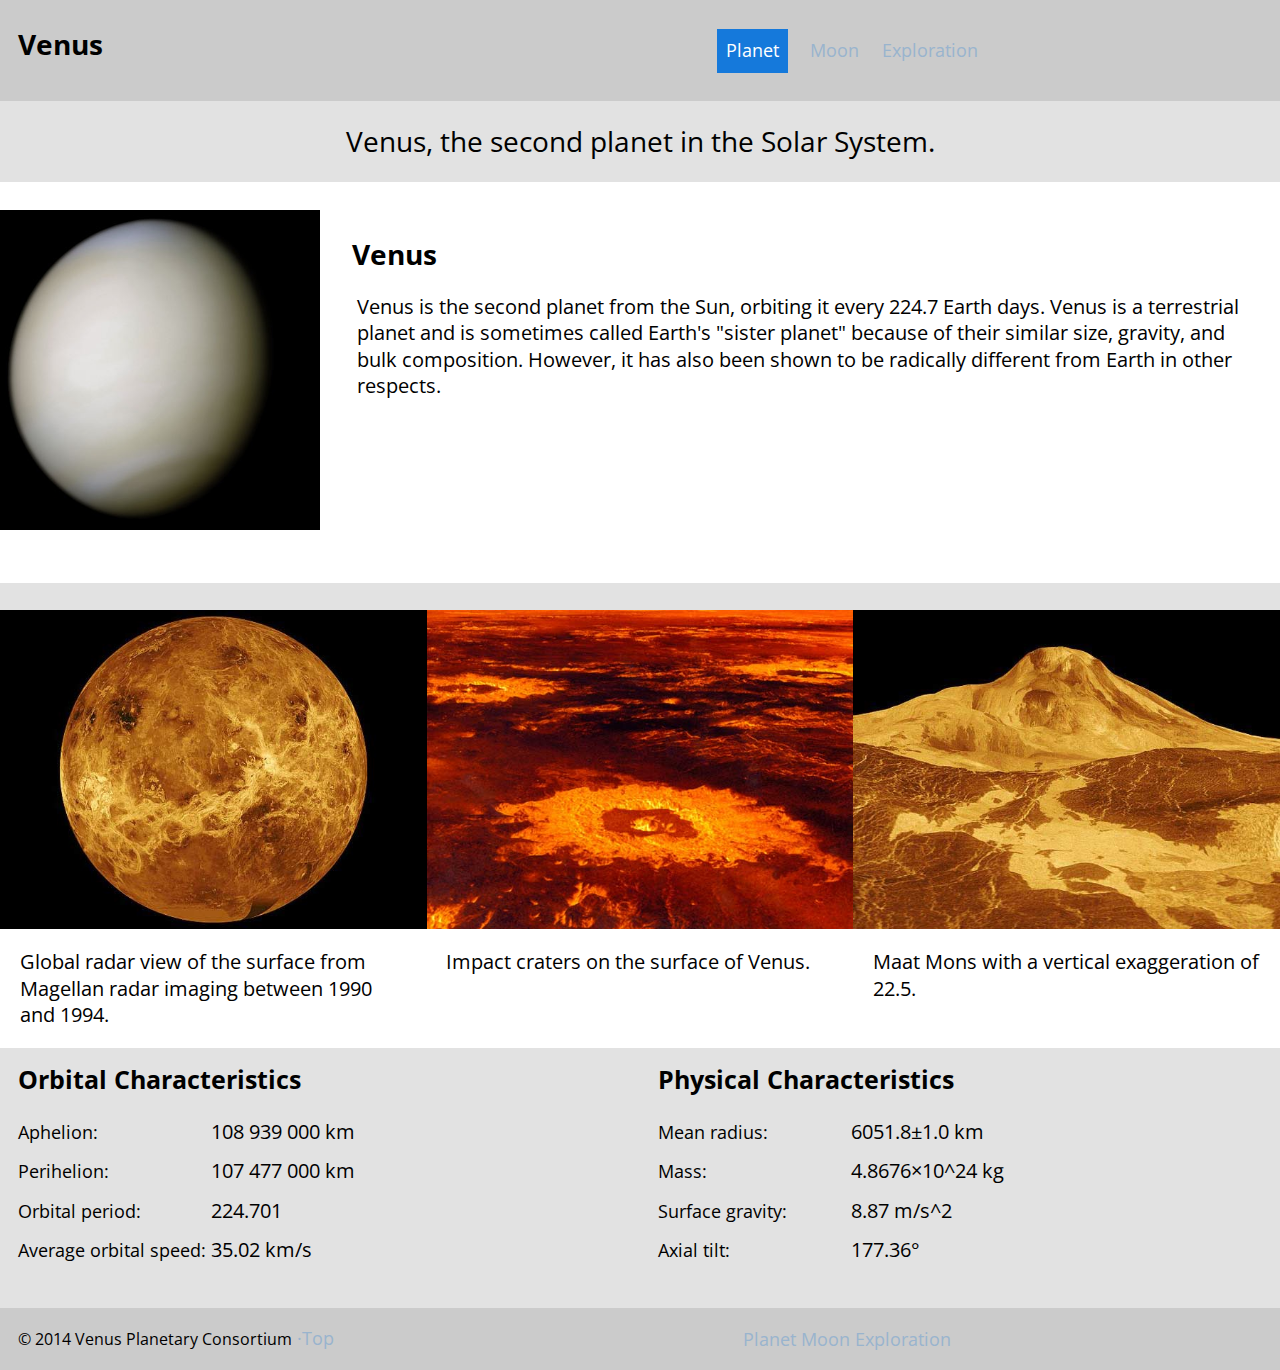
<file: index.html>
<!DOCTYPE html>
<html lang="en-ca">
<head>
  <meta charset="utf-8">
  <title>Venus</title>
  <link href="css/modules.css" rel="stylesheet">
  <link href="css/grid.css" rel="stylesheet">
  <link href="css/type.css" rel="stylesheet">
  <link href="css/main.css" rel="stylesheet">
  <meta name="handheldfriednly" content="true">
  <meta name="mobileoptimized" content ="240">
  <meta name="viewport" content="width=device-width,intial-scale-1">
  <link href='https://fonts.googleapis.com/css?family=Open+Sans:400,700,400italic,700italic' rel='stylesheet' type='text/css'>
</head>
<body>

<header id="#top" class="grid grid-middle gutter">
  <div class="unit unit-xs-1 unit-s-1 unit-m-1-3 unit-l-1-3">
    <h1 class="peta venus pad-bottom-half">Venus</h1>
  </div>
    <nav class="unit unit-xs-1 unit-s-1 unit-m-2-3 unit-l-2-3">
      <ul>
        <li><a class="block" href="index.html">Planet</a></li>
        <li><a href="moon.html">Moon</a></li>
        <li><a href="exploration.html">Exploration</a></li>
      </ul>
    </nav>
</header>

<main>
<p class="banner peta">Venus, the second planet in the Solar System.</p>
<div class="media grid">
  <div class="unit unit-xs-1 unit-s-1 unit-m-1-2 unit-l-1-4">
    <img class="media__img img-flex" src="images/venus.jpg" alt="image of venus">
  </div>
  <div class="media__body unit unit-xs-1 unit-s-1 unit-m-1-2 unit-l-3-4 gutter">
    <h2 class="peta pad-bottom-half">Venus</h2>
    <p class="mega">Venus is the second planet from the Sun, orbiting it every 224.7 Earth days. Venus is a terrestrial planet and is sometimes called Earth's "sister planet" because of their similar size, gravity, and bulk composition. However, it has also been shown to be radically different from Earth in other respects.</p>
  </div>
</div>

<div class="grid pad-top-double">
  <div class="media unit unit-xs-1 unit-s-1 unit-m-1-3 unit-l-1-3">
    <div class="media__img">
      <img class="img-flex lightgrey pad-top" src="images/venus-1.jpg" alt="image of venus">
    </div>
    <div class="media__body">
      <p class="mega gutter">Global radar view of the surface from Magellan radar imaging between 1990 and 1994.</p>
    </div>
  </div>
  <div class="media unit unit-xs-1 unit-s-1-2 unit-m-1-3 unit-l-1-3">
    <div class="media__img">
      <img class="img-flex lightgrey pad-top" src="images/venus-2.jpg" alt="close up of venus">
    </div>
    <div class="media__body">
      <p class="mega gutter">Impact craters on the surface of Venus.</p>
    </div>
  </div>
  <div class="media unit unit-xs-1 unit-s-1-2 unit-m-1-3 unit-l-1-3">
    <div class="media__img">
      <img class="img-flex lightgrey pad-top" src="images/venus-3.jpg" alt="different close up of venus">
    </div>
    <div class="media__body">
      <p class="mega gutter">Maat Mons with a vertical exaggeration of 22.5.</p>
    </div>
  </div>
</div>

<div class="grid">
  <div class="unit unit-xs-1 unit-s-1 unit-m-1-2 unit-l-1-2 gutter lightgrey">
    <h3 class="tera pad-bottom">Orbital Characteristics</h3>
      <dl class="list-group list-group--inline">
        <dt class="kilo">Aphelion:</dt> <dd class="mega pad-bottom-half">108 939 000 km</dd>
        <dt class="kilo">Perihelion:</dt> <dd class="mega pad-bottom-half">107 477 000 km</dd>
        <dt class="kilo">Orbital period:</dt> <dd class="mega pad-bottom-half">224.701 </dd>
        <dt class="kilo">Average orbital speed:</dt> <dd class="mega">35.02 km/s</dd>
      </dl>
  </div>
  <div class="unit unit-xs-1 unit-s-1 unit-m-1-2 unit-l-1-2 gutter lightgrey">
    <h3 class="tera pad-bottom">Physical Characteristics</h3>
      <dl class="list-group list-group--inline">
        <dt class="kilo">Mean radius:</dt> <dd class="mega pad-bottom-half">6051.8±1.0 km</dd>
        <dt class="kilo">Mass:</dt> <dd class="mega pad-bottom-half">4.8676×10^24 kg</dd>
        <dt class="kilo">Surface gravity:</dt> <dd class="mega pad-bottom-half">8.87 m/s^2</dd>
        <dt class="kilo">Axial tilt:</dt> <dd class="mega">177.36°</dd>
      </dl>
  </div>
</div>

<footer class="grid grid-middle gutter">
  <div class="unit unit-xs-1 unit-s-1 unit-m-1-3 unit-l-1-3">
    <copyright class="milli">© 2014 Venus Planetary Consortium</copyright>
  <a href="#top">·Top</a>
  </div>
    <nav class="unit unit-xs-1 unit-s-1 unit-m-2-3 unit-l-2-3">
      <ul>
        <li><a href="index.html">Planet</a></li>
        <li><a href="moon.html">Moon</a></li>
        <li><a href="exploration.html">Exploration</a></li>
      </ul>
    </nav>
</footer>
</main>
</body>
</html>
</file>
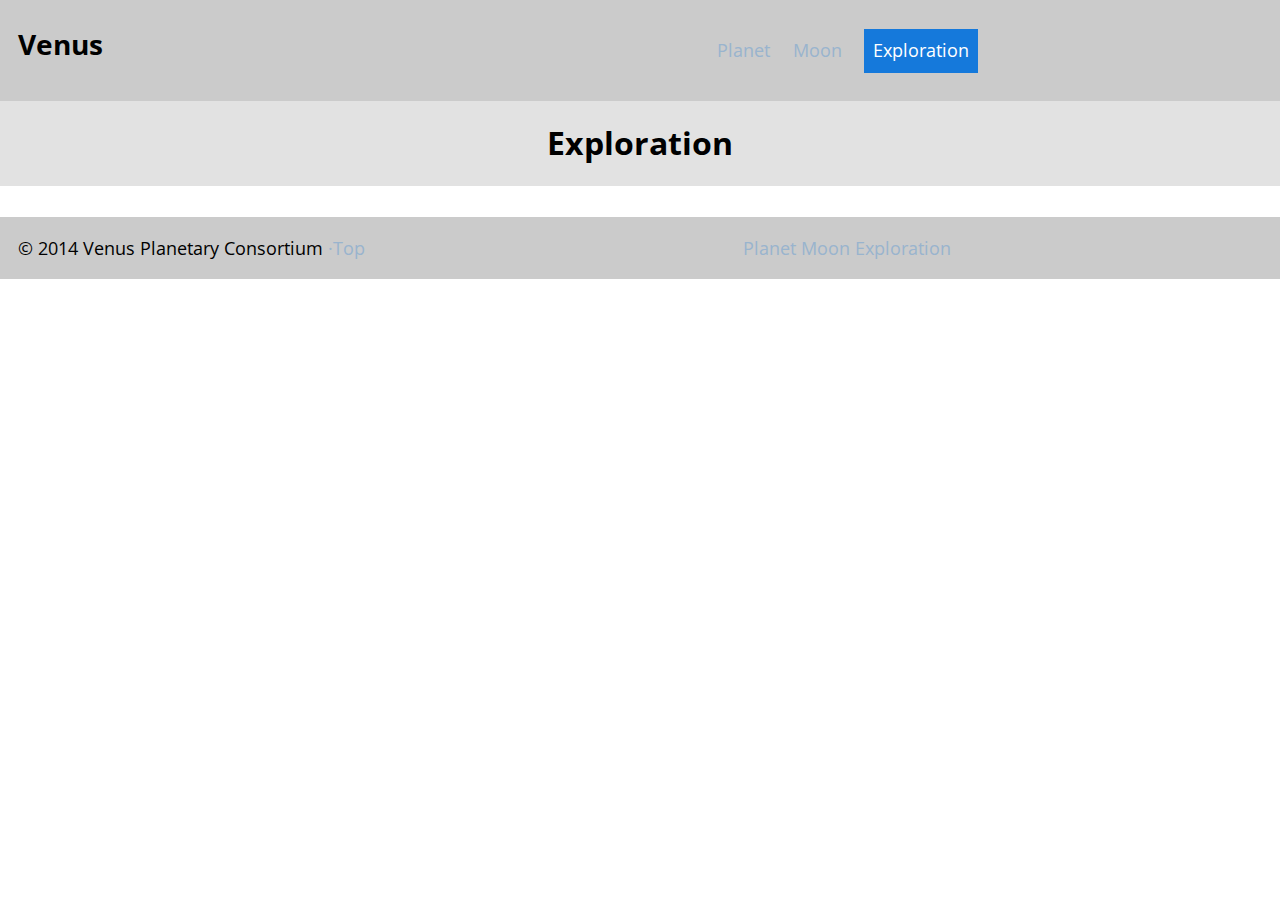
<file: exploration.html>
<!DOCTYPE html>
<html lang="en-ca">
<head>
  <meta charset="utf-8">
  <title>Exploration</title>
  <link href="css/modules.css" rel="stylesheet">
  <link href="css/grid.css" rel="stylesheet">
  <link href="css/type.css" rel="stylesheet">
  <link href="css/main.css" rel="stylesheet">
  <meta name="handheldfriednly" content="true">
  <meta name="mobileoptimized" content ="240">
  <meta name="viewport" content="width=device-width,intial-scale-1">
  <link href='https://fonts.googleapis.com/css?family=Open+Sans:400,700,400italic,700italic' rel='stylesheet' type='text/css'>
</head>
<body>

<header id="#top" class="grid grid-middle gutter">
  <div class="unit unit-xs-1 unit-s-1 unit-m-1-3 unit-l-1-3">
    <h1 class="peta venus pad-bottom-half">Venus</h1>
  </div>
    <nav class="unit unit-xs-1 unit-s-1 unit-m-2-3 unit-l-2-3">
      <ul>
        <li><a href="index.html">Planet</a></li>
        <li><a href="moon.html">Moon</a></li>
        <li><a class="block" href="exploration.html">Exploration</a></li>
      </ul>
    </nav>
</header>
<main>

<h2 class="banner exa">Exploration</h2>

</main>

<footer class="grid grid-middle gutter">
  <div class="unit unit-xs-1 unit-s-1 unit-m-1-3 unit-l-1-3">
    <copyright class="kilo">© 2014 Venus Planetary Consortium</copyright>
  <a href="#top">·Top</a>
  </div>
    <nav class="unit unit-xs-1 unit-s-1 unit-m-2-3 unit-l-2-3">
      <ul>
        <li><a href="index.html">Planet</a></li>
        <li><a href="moon.html">Moon</a></li>
        <li><a href="exploration.html">Exploration</a></li>
      </ul>
    </nav>
</footer>

</body>
</html>
</file>
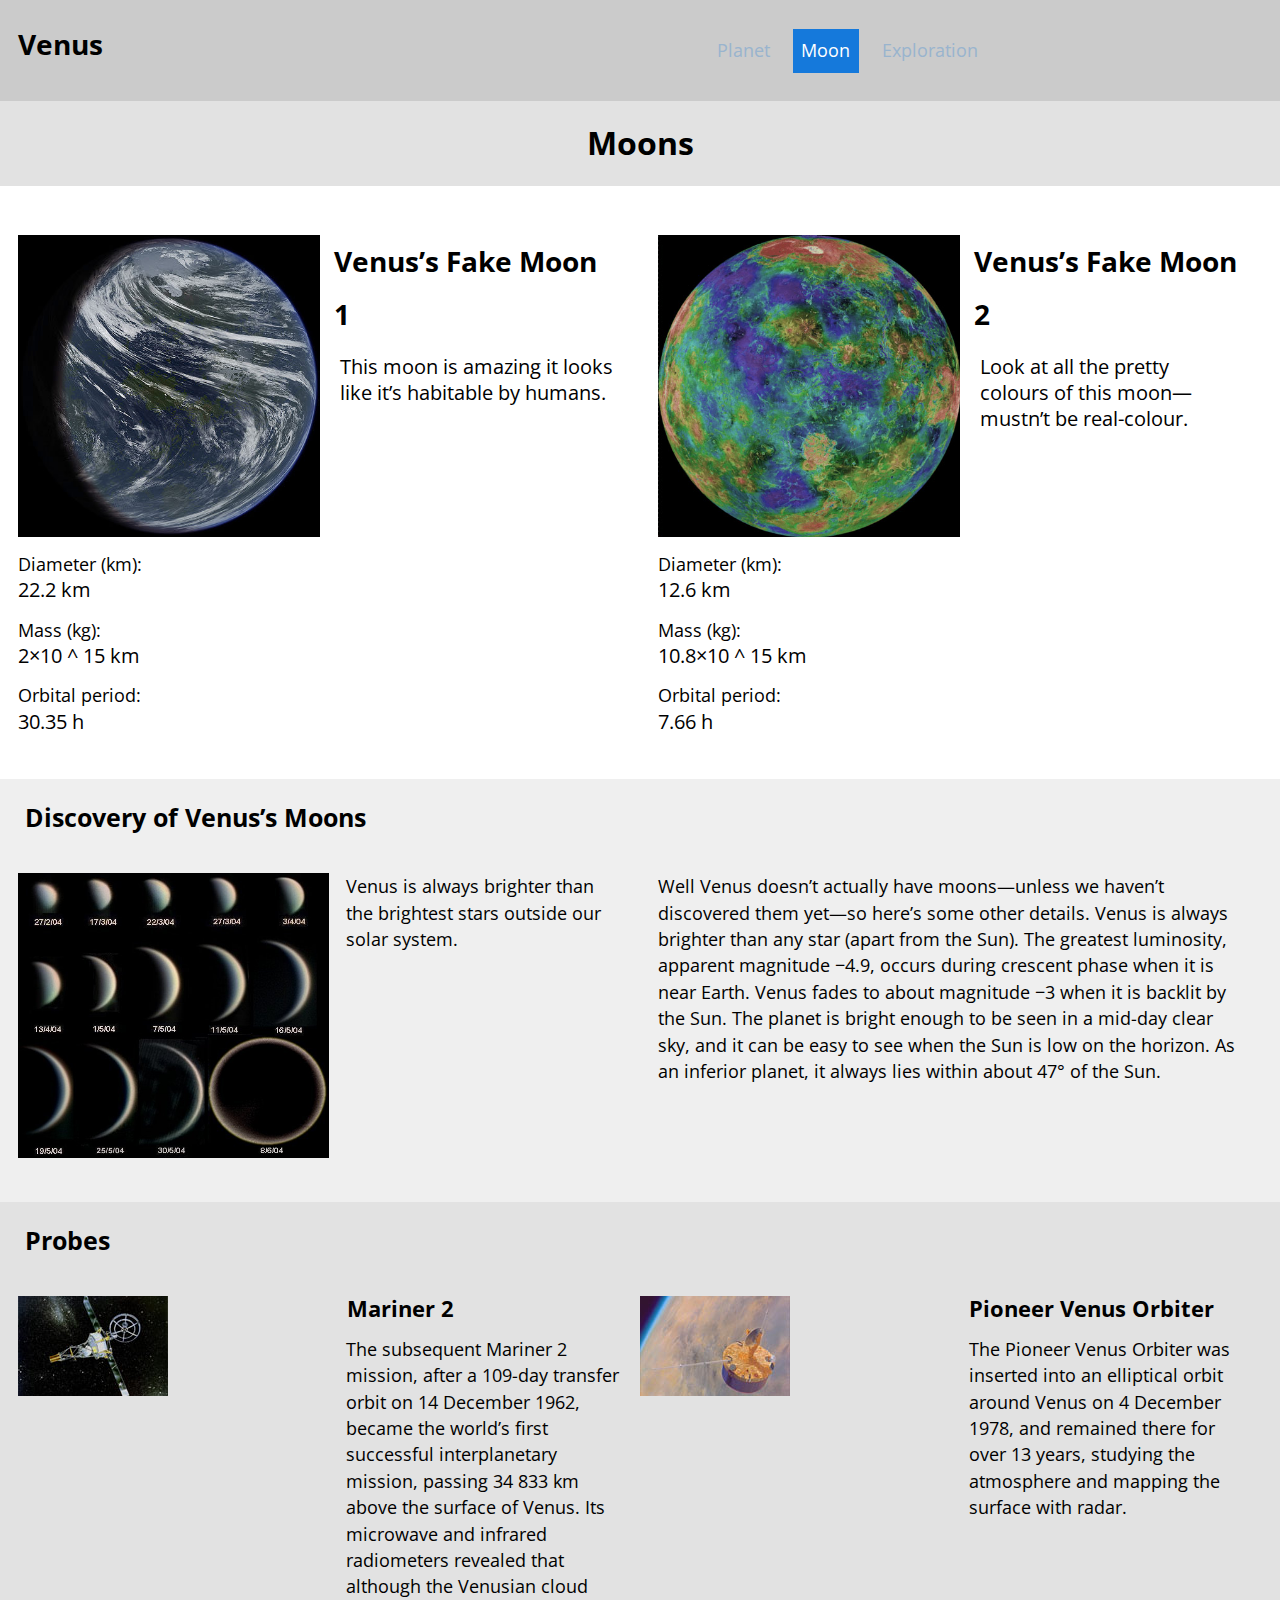
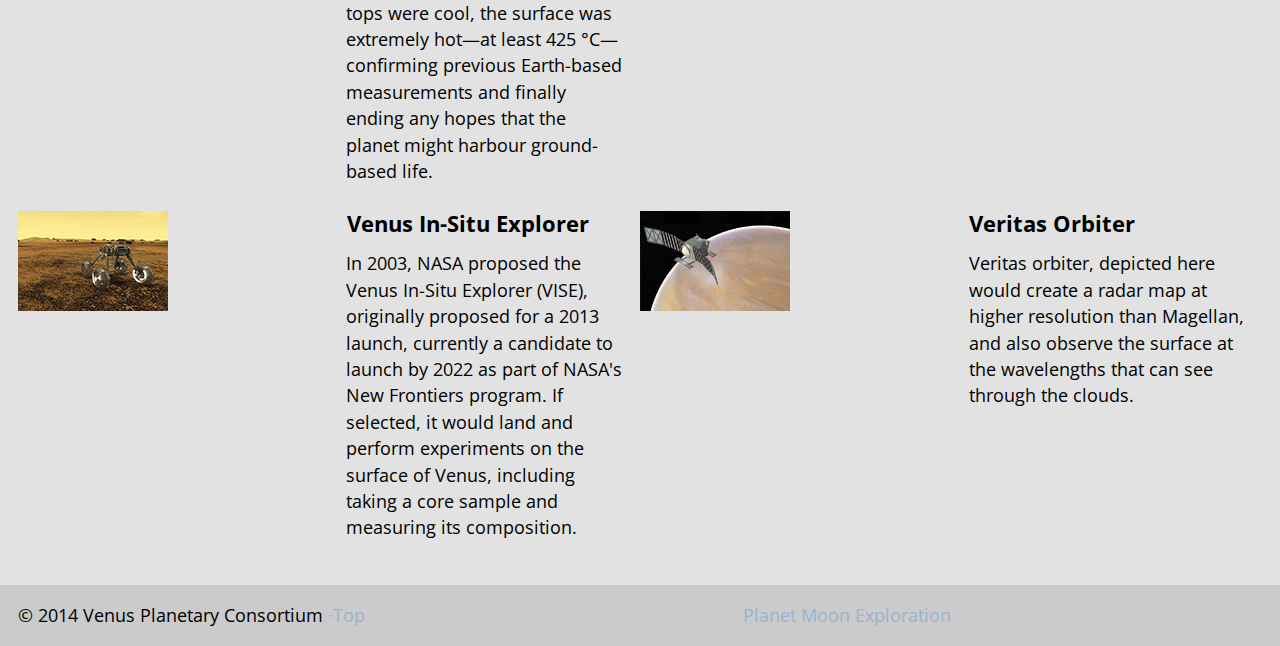
<file: moon.html>
<!DOCTYPE html>
<html lang="en-ca">
<head>
  <meta charset="utf-8">
  <title>Moon</title>
  <link href="css/modules.css" rel="stylesheet">
  <link href="css/grid.css" rel="stylesheet">
  <link href="css/type.css" rel="stylesheet">
  <link href="css/main.css" rel="stylesheet">
  <meta name="handheldfriednly" content="true">
  <meta name="mobileoptimized" content ="240">
  <meta name="viewport" content="width=device-width,intial-scale-1">
  <link href='https://fonts.googleapis.com/css?family=Open+Sans:400,700,400italic,700italic' rel='stylesheet' type='text/css'>
</head>
<body>

<header id="#top" class="grid grid-middle gutter">
  <div class="unit unit-xs-1 unit-s-1 unit-m-1-3 unit-l-1-3">
    <h1 class="peta venus pad-bottom-half">Venus</h1>
  </div>
    <nav class="unit unit-xs-1 unit-s-1 unit-m-2-3 unit-l-2-3">
      <ul>
        <li><a href="index.html">Planet</a></li>
        <li><a class="block" href="moon.html">Moon</a></li>
        <li><a href="exploration.html">Exploration</a></li>
      </ul>
    </nav>
</header>

<main>

<h2 class="banner exa">Moons</h2>

<div class="grid">
  <div class="unit unit-xs-1 unit-s-1 unit-m-1-2 unit-l-1-2 gutter">
    <div class="grid">
      <div class="unit unit-l-1-2">
        <img class="img-flex pad-buttom" src="images/venus-moon-1.jpg" alt="image of moon of venus">
      </div>
      <div class="unit unit-l-1-2">
        <h2 class="peta pad-bottom-half">Venus’s Fake Moon 1</h2>
          <p class="mega space">This moon is amazing it looks like it’s habitable by humans.</p>
      </div>
      <div class="unit unit-l-1-2 pad-top-half">
        <dl class="list-group list-group--inline">
          <dt class="kilo">Diameter (km):</dt> <dd class="mega pad-bottom-half">22.2 km</dd>
          <dt class="kilo">Mass (kg):</dt> <dd class="mega pad-bottom-half">2×10 ^ 15 km</dd>
          <dt class="kilo">Orbital period:</dt> <dd class="mega">30.35 h</dd>
        </dl>
      </div>
    </div>
  </div>
  <div class="unit unit-xs-1 unit-s-1 unit-m-1-2 unit-l-1-2 gutter">
    <div class="grid">
      <div class="unit unit-l-1-2">
        <img class="img-flex pad-buttom" src="images/venus-moon-2.jpg" alt="image of moon of venus">
      </div>
      <div class="unit unit-l-1-2">
        <h2 class="peta pad-bottom-half">Venus’s Fake Moon 2</h2>
        <p class="mega">Look at all the pretty colours of this moon—mustn’t be real-colour.</p>
      </div>
      <div class="unit unit-l-1-2 pad-top-half">
          <dl class="list-group list-group--inline">
            <dt class="kilo">Diameter (km):</dt> <dd class="mega pad-bottom-half">12.6 km</dd>
            <dt class="kilo">Mass (kg):</dt> <dd class="mega pad-bottom-half">10.8×10 ^ 15 km</dd>
            <dt class="kilo">Orbital period:</dt> <dd class="mega">7.66 h</dd>
          </dl>
        </div>
    </div>
  </div>
</div>

<h3 class="tera gutter lightestgrey">Discovery of Venus’s Moons</h3>

<div class="grid gutter lightestgrey">
  <div class="unit unit-xs-1 unit-s-1 unit-m-1 unit-l-1-4 unit-xl-1-4">
      <div class="embed embed--1by1">
        <img class="embed__item pad-bottom" src="images/venus-phases.jpg" alt="the phaes of venus">
      </div>
  </div>
    <div class="unit unit-xs-1 unit-s-1-3 unit-m-1-2 unit-l-1-4 unit-xl-1-4">
      <p>Venus is always brighter than the brightest stars outside our solar system.</p>
    </div>
    <div class="unit unit-xs-1 unit-s-2-3 unit-m-1-2 unit-l-2-4 unit-xl-2-4">
      <p>Well Venus doesn’t actually have moons—unless we haven’t discovered them yet—so here’s some other details. Venus is always brighter than any star (apart from the Sun). The greatest luminosity, apparent magnitude −4.9, occurs during crescent phase when it is near Earth. Venus fades to about magnitude −3 when it is backlit by the Sun. The planet is bright enough to be seen in a mid-day clear sky, and it can be easy to see when the Sun is low on the horizon. As an inferior planet, it always lies within about 47° of the Sun.</p>
    </div>
  </div>
</div>

<h3 class="tera gutter lightgrey">Probes</h3>

<div class="grid gutter lightgrey">
  <div class="media">
    <div class="unit unit-xs-1 unit-s-1-2 unit-m-1-4 unit-l-1-4 unit-xl-1-4">
      <div class="media__img">
        <img class="img-flex" src="images/mariner-2.jpg" alt="image of marnier">
      </div>
    </div>
    <div class="unit unit-xs-1 unit-s-1-2 unit-m-3-4 unit-l-1-4 unit-xl-1-4 pad">
      <div class="media__body">
        <h4 class="giga pad-bottom-half">Mariner 2</h4>
        <p class="pad-bottom">The subsequent Mariner 2 mission, after a 109-day transfer orbit on 14 December 1962, became the world’s first successful interplanetary mission, passing 34 833 km above the surface of Venus. Its microwave and infrared radiometers revealed that although the Venusian cloud tops were cool, the surface was extremely hot—at least 425 °C—confirming previous Earth-based measurements and finally ending any hopes that the planet might harbour ground-based life.</p>
      </div>
    </div>
    <div class="unit unit-xs-1 unit-s-1-2 unit-m-1-4 unit-l-1-4 unit-xl-1-4">
      <div class="media__img">
        <img class="img-flex" src="images/pioneer.jpg" alt="image of pioneer venus orbiter">
      </div>
    </div>
    <div class="unit unit-xs-1 unit-s-1-2 unit-m-3-4 unit-l-1-4 unit-xl-1-4 pad">
      <div class="media__body">
        <h4 class="giga pad-bottom-half">Pioneer Venus Orbiter</h4>
        <p class="pad-bottom">The Pioneer Venus Orbiter was inserted into an elliptical orbit around Venus on 4 December 1978, and remained there for over 13 years, studying the atmosphere and mapping the surface with radar.</p>
      </div>
    </div>
    <div class="unit unit-xs-1 unit-s-1-2 unit-m-1-4 unit-l-1-4 unit-xl-1-4">
      <div class="media__img">
        <img class="img-flex" src="images/vise.jpg" alt="image of vise venus in-situ explorer">
      </div>
    </div>
    <div class="unit unit-xs-1 unit-s-1-2 unit-m-3-4 unit-l-1-4 unit-xl-1-4 pad">
      <div class="media__body">
        <h4 class="giga pad-bottom-half">Venus In-Situ Explorer</h4>
        <p class="pad-bottom">In 2003, NASA proposed the Venus In-Situ Explorer (VISE), originally proposed for a 2013 launch, currently a candidate to launch by 2022 as part of NASA's New Frontiers program. If selected, it would land and perform experiments on the surface of Venus, including taking a core sample and measuring its composition.</p>
      </div>
    </div>
    <div class="unit unit-xs-1 unit-s-1-2 unit-m-1-4 unit-l-1-4 unit-xl-1-4">
      <div class="media__img">
        <img class="img-flex" src="images/veritas.jpg" alt="image of veritas orbiter">
      </div>
    </div>
    <div class="unit unit-xs-1 unit-s-1-2 unit-m-3-4 unit-l-1-4 unit-xl-1-4 pad">
      <div class="media__body">
        <h4 class="giga pad-bottom-half">Veritas Orbiter</h4>
        <p class="pad-bottom">Veritas orbiter, depicted here would create a radar map at higher resolution than Magellan, and also observe the surface at the wavelengths that can see through the clouds.</p>
      </div>
    </div>
  </div>
</div>

</main>

<footer class="grid grid-middle gutter">
  <div class="unit unit-xs-1 unit-s-1 unit-m-1-3 unit-l-1-3">
    <copyright class="kilo">© 2014 Venus Planetary Consortium</copyright>
  <a href="#top">·Top</a>
  </div>
    <nav class="unit unit-xs-1 unit-s-1 unit-m-2-3 unit-l-2-3">
      <ul>
        <li><a href="index.html">Planet</a></li>
        <li><a href="moon.html">Moon</a></li>
        <li><a href="exploration.html">Exploration</a></li>
      </ul>
    </nav>
</footer>

</body>
</html>
</file>
<file: css/modules.css>
/*!
 * Modulifier || Code released under the UNLICENSE
 * Code under other copyrights & licenses listed below.
 * http://modulifier.web-dev.tools/#responsive;images;list-group;embed;media-object;accessibility;print
 */

@-moz-viewport { width: device-width; scale: 1; }
@-ms-viewport { width: device-width; scale: 1; }
@-o-viewport { width: device-width; scale: 1; }
@-webkit-viewport { width: device-width; scale: 1; }
@viewport { width: device-width; scale: 1; }

html {
  box-sizing: border-box;
  -moz-text-size-adjust: 100%;
  -ms-text-size-adjust: 100%;
  -webkit-text-size-adjust: 100%;
  text-size-adjust: 100%;
}

*, *::before, *::after {
  box-sizing: inherit;
}

body {
  margin: 0;
}

article, aside, details, figcaption, figure,
footer, header, main, menu, nav, section, summary {
  display: block;
}

audio, canvas, progress, video {
  display: inline-block;
  vertical-align: baseline;
}

template {
  display: none;
}

img {
  border: 0;
}

.img-flex {
  display: block;
  width: 100%;
}

svg:not(:root) {
  overflow: hidden;
}

svg {
  fill: currentColor;
  stroke: currentColor;
}

.image-replacement, .ir {
  overflow: hidden;
  direction: ltr;
  text-align: left;
  text-indent: 100%;
  white-space: nowrap;
}

.list-group {
  padding-left: 0;
  list-style-type: none;
}

.list-group > dd {
  margin-left: 0;
}

.list-group--inline::before,
.list-group--inline::after {
  content: "";
  display: table;
}

.list-group--inline::after {
  clear: both;
}

.list-group--inline > li {
  display: inline-block;
}

.list-group--inline > dt {
  clear: left;
  float: left;
  width: 11em;
}

.list-group--inline > dd {
  float: left;
  min-width: 12em;
}

.embed {
  margin-left: 0;
  margin-right: 0;
  overflow: hidden;
  position: relative;
  width: 100%;
}

.embed--1by1 {
  padding-top: 100%; /* Square */
}

.embed--4by3 {
  padding-top: 75%; /* Traditional TV/computer screens */
}

.embed--iso216 {
  padding-top: 70.92%; /* A-standard paper sizes */
}

.embed--3by2 {
  padding-top: 66.6%; /* Classic 35 mm film & most digital photos, landscape */
}

.embed--2by3 {
  padding-top: 150%; /* Classic 35 mm film & most digital photos, portrait */
}

.embed--golden {
  padding-top: 61.8%; /* The Golden Ratio */
}

.embed--16by9 {
  padding-top: 56.25%; /* HD TV */
}

.embed--185by100 {
  padding-top: 54.05%; /* Common widescreen cinema */
}

.embed--24by10 {
  padding-top: 41.667%; /* Widescreen cinema: 2.4:1 */;
}

.embed--3by1 {
  padding-top: 33.3333%; /* Panorama photos */
}

.embed--4by1 {
  padding-top: 25%; /* Polyvision */
}

.embed__item {
  height: 100%;
  left: 0;
  position: absolute;
  top: 0;
  width: 100%;
}

.media {
  overflow: hidden;
}

.media__img {
  float: left;
}

.media__img--reversed {
  float: right;
}

.media__img--stacked {
  float: none;
}

.media__body {
  overflow: hidden;
  min-width: 12em; /* Slightly less than 200px, responsiveness built in */
}

a:hover, a:active {
  outline: none;
}

a:focus, [tabindex="0"]:focus,
input:focus, textarea:focus, button:focus {
  outline: 3px solid #000;
}

.skip-links {
  margin: 0;
  padding: 0;
  list-style-type: none;
}

.skip-links a {
  padding: 0.5em 0.75em;
  position: absolute;
  top: -3em;
  z-index: 10000; /* To make sure they're always on top */
  background-color: #000;
  color: #fff;
  font-size: 1.125rem;
  font-weight: bold;
  text-decoration: none;
}

.skip-links a:focus {
  top: 0;
}

.print-only {
  display: none;
  visibility: hidden;
}

@media print {

  .no-print {
    display: none;
    visibility: hidden;
  }

  .print-only {
    display: block;
    visibility: visible;
  }

  /*!
   * (c) HTML5 Boilerplate || MIT License
   *     https://html5boilerplate.com/
   */

  *, *:before, *:after, *:first-letter, *:first-line {
    background: none transparent !important;
    color: #000 !important;
    box-shadow: none !important;
    text-shadow: none !important;
  }

  a, a:visited {
    text-decoration: underline;
  }

  a[href]:after {
    content: " (" attr(href) ")";
  }

  abbr[title]:after {
    content: " (" attr(title) ")";
  }

  a[href^="#"]:after,
  a[href^="javascript:"]:after {
    content: "";
  }

  pre, blockquote {
    page-break-inside: avoid;
  }

  thead {
    display: table-header-group;
  }

  tr, img {
    page-break-inside: avoid;
  }

  p, h1, h2, h3, h4, h5, h6 {
    orphans: 3;
    widows: 3;
  }

  h1, h2, h3, h4, h5, h6 {
    page-break-after: avoid;
  }

  /*! End HTML5 Boilerplate code */
}
</file>
<file: css/grid.css>
/* http://gridifier.web-dev.tools/#xs,4,0,0,0;s,4,25,0,0;m,4,38,1,1;l,4,60,1,1 */

.grid {
  margin: 0;
  padding: 0;
  letter-spacing: -0.31em;
  text-rendering: optimizespeed;
  display: -webkit-flex;
  -webkit-flex-flow: row wrap;
  display: -ms-flexbox;
  -ms-flex-flow: row wrap;
  display: flex;
  flex-flow: row wrap;
}

.grid-bottom {
  -webkit-align-items: flex-end;
  -ms-align-items: flex-end;
  align-items: flex-end;
}

.grid-middle {
  -webkit-align-items: center;
  -ms-align-items: center;
  align-items: center;
}

.grid-stretch {
  -webkit-align-items: stretch;
  -ms-align-items: stretch;
  align-items: stretch;
}

.opera-only :-o-prefocus, .grid {
  word-spacing: -0.43em;
}

.unit {
  letter-spacing: normal;
  text-rendering: auto;
  vertical-align: top;
  word-spacing: normal;
  display: inline-block;
  visibility: visible;
}

.grid-bottom .unit {
  vertical-align: bottom;
}

.grid-middle .unit {
  vertical-align: middle;
}

[class*="unit-push-"],
[class*="unit-pull-"] {
  position: relative;
}

.unit-xs-hidden {
  display: none;
  visibility: hidden;
}

.unit-xs-centered {
  margin: 0 auto;
}

.unit-xs-1, .xs-1 {
  display: block;
  visibility: visible;
  width: 100%;
}

.unit-xs-1-2, .xs-1-2 {
  width: 50.0000%;
}

.unit-xs-1-3, .xs-1-3 {
  width: 33.3333%;
}

.unit-xs-2-3, .xs-2-3 {
  width: 66.6667%;
}

.unit-xs-1-4, .xs-1-4 {
  width: 25.0000%;
}

.unit-xs-3-4, .xs-3-4 {
  width: 75.0000%;
}

.unit-xs-1-2,.xs-1-2,.unit-xs-1-3,.xs-1-3,.unit-xs-2-3,.xs-2-3,.unit-xs-1-4,.xs-1-4,.unit-xs-3-4,.xs-3-4 {
  display: inline-block;
  visibility: visible;
}

@media only screen and (min-width: 25em) {

.unit-s-hidden {
  display: none;
  visibility: hidden;
}

.unit-s-centered {
  margin: 0 auto;
}

.unit-s-1, .s-1 {
  display: block;
  visibility: visible;
  width: 100%;
}

.unit-s-1-2, .s-1-2 {
  width: 50.0000%;
}

.unit-s-1-3, .s-1-3 {
  width: 33.3333%;
}

.unit-s-2-3, .s-2-3 {
  width: 66.6667%;
}

.unit-s-1-4, .s-1-4 {
  width: 25.0000%;
}

.unit-s-3-4, .s-3-4 {
  width: 75.0000%;
}

.unit-s-1-2,.s-1-2,.unit-s-1-3,.s-1-3,.unit-s-2-3,.s-2-3,.unit-s-1-4,.s-1-4,.unit-s-3-4,.s-3-4 {
  display: inline-block;
  visibility: visible;
}

}

@media only screen and (min-width: 38em) {

.unit-m-hidden {
  display: none;
  visibility: hidden;
}

.unit-m-centered {
  margin: 0 auto;
}

.unit-m-1, .m-1 {
  display: block;
  visibility: visible;
  width: 100%;
}

.unit-offset-m-0 {
  margin-left: 0;
}

.unit-push-m-0,
.unit-pull-m-0 {
  left: 0;
}

.unit-m-1-2, .m-1-2 {
  width: 50.0000%;
}

.unit-offset-m-1-2 {
  margin-left: 50.0000%;
}

.unit-push-m-1-2 {
  left: 50.0000%;
}

.unit-pull-m-1-2 {
  left: -50.0000%;
}

.unit-m-1-3, .m-1-3 {
  width: 33.3333%;
}

.unit-offset-m-1-3 {
  margin-left: 33.3333%;
}

.unit-push-m-1-3 {
  left: 33.3333%;
}

.unit-pull-m-1-3 {
  left: -33.3333%;
}

.unit-m-2-3, .m-2-3 {
  width: 66.6667%;
}

.unit-offset-m-2-3 {
  margin-left: 66.6667%;
}

.unit-push-m-2-3 {
  left: 66.6667%;
}

.unit-pull-m-2-3 {
  left: -66.6667%;
}

.unit-m-1-4, .m-1-4 {
  width: 25.0000%;
}

.unit-offset-m-1-4 {
  margin-left: 25.0000%;
}

.unit-push-m-1-4 {
  left: 25.0000%;
}

.unit-pull-m-1-4 {
  left: -25.0000%;
}

.unit-m-3-4, .m-3-4 {
  width: 75.0000%;
}

.unit-offset-m-3-4 {
  margin-left: 75.0000%;
}

.unit-push-m-3-4 {
  left: 75.0000%;
}

.unit-pull-m-3-4 {
  left: -75.0000%;
}

.unit-m-1-2,.m-1-2,.unit-m-1-3,.m-1-3,.unit-m-2-3,.m-2-3,.unit-m-1-4,.m-1-4,.unit-m-3-4,.m-3-4 {
  display: inline-block;
  visibility: visible;
}

}

@media only screen and (min-width: 60em) {

.unit-l-hidden {
  display: none;
  visibility: hidden;
}

.unit-l-centered {
  margin: 0 auto;
}

.unit-l-1, .l-1 {
  display: block;
  visibility: visible;
  width: 100%;
}

.unit-offset-l-0 {
  margin-left: 0;
}

.unit-push-l-0,
.unit-pull-l-0 {
  left: 0;
}

.unit-l-1-2, .l-1-2 {
  width: 50.0000%;
}

.unit-offset-l-1-2 {
  margin-left: 50.0000%;
}

.unit-push-l-1-2 {
  left: 50.0000%;
}

.unit-pull-l-1-2 {
  left: -50.0000%;
}

.unit-l-1-3, .l-1-3 {
  width: 33.3333%;
}

.unit-offset-l-1-3 {
  margin-left: 33.3333%;
}

.unit-push-l-1-3 {
  left: 33.3333%;
}

.unit-pull-l-1-3 {
  left: -33.3333%;
}

.unit-l-2-3, .l-2-3 {
  width: 66.6667%;
}

.unit-offset-l-2-3 {
  margin-left: 66.6667%;
}

.unit-push-l-2-3 {
  left: 66.6667%;
}

.unit-pull-l-2-3 {
  left: -66.6667%;
}

.unit-l-1-4, .l-1-4 {
  width: 25.0000%;
}

.unit-offset-l-1-4 {
  margin-left: 25.0000%;
}

.unit-push-l-1-4 {
  left: 25.0000%;
}

.unit-pull-l-1-4 {
  left: -25.0000%;
}

.unit-l-3-4, .l-3-4 {
  width: 75.0000%;
}

.unit-offset-l-3-4 {
  margin-left: 75.0000%;
}

.unit-push-l-3-4 {
  left: 75.0000%;
}

.unit-pull-l-3-4 {
  left: -75.0000%;
}

.unit-l-1-2,.l-1-2,.unit-l-1-3,.l-1-3,.unit-l-2-3,.l-2-3,.unit-l-1-4,.l-1-4,.unit-l-3-4,.l-3-4 {
  display: inline-block;
  visibility: visible;
}

}

.unit-content-distribute {
  display: -ms-flexbox;
  display: -webkit-flex;
  display: flex;
  -ms-flex-direction: column;
  -webkit-flex-direction: column;
  flex-direction: column;
  -ms-flex-pack: justify;
  -webkit-justify-content: space-between;
  justify-content: space-between;
  -ms-flex-align: center;
  -webkit-align-items: center;
  align-items: center;
}

.content-fill {
  -ms-flex-grow: 2;
  -webkit-flex-grow: 2;
  flex-grow: 2;
  max-width: 100%; /* @bugfix: IE 10, 11 */
}

.content-shrink {
  -ms-align-self: center;
  -webkit-align-self: center;
  align-self: center;
}
</file>
<file: css/type.css>
Typografier || Code released under the UNLICENSE
 http://typografier.web-dev.tools/#0,100,1.3,1.067;38,110,1.4,1.125;60,120,1.5,1.125;90,130,1.5,1.125
*/

html {
 font-size: 100%;
 line-height: 1.3;
}

a {
 background-color: transparent;
}

sub, sup {
 font-size: 75%;
 line-height: 1px;
 position: relative;
 vertical-align: baseline;
}

sup {
 top: -0.5em;
}

sub {
 bottom: -0.25em;
}

pre, code, kbd, samp {
 font-size: 100%;
}

abbr[title] {
 border-bottom: 1px dotted;
 text-decoration: none;
}

b, strong {
 font-weight: bold;
}

dfn, caption {
 font-style: italic;
}

hr {
 border: 0;
 border-top: 1px solid;
 height: 0;
}

table {
 border-collapse: collapse;
 border-spacing: 0;
 width: 100%;
}

th, td {
 border-bottom: 1px solid;
 text-align: left;
}

thead th {
 vertical-align: bottom;
}

.text-left {
 text-align: left;
}

.text-right {
 text-align: right;
}

.text-center {
 text-align: center;
}

.normal {
 font-weight: normal;
}

.bold {
 font-weight: bold;
}

.italic {
 font-style: italic;
}

h1, h2, h3, h4, h5, h6,
p, ul, ol, dl, dd, figure,
blockquote, details, hr,
fieldset, pre, table {
 margin: 0 0 1.3rem;
}

.yotta {
 font-size: 1.5745rem;
 line-height: 1.6513;
}

.zetta {
 font-size: 1.4757rem;
 line-height: 1.7619;
}

h1, .exa {
 font-size: 1.3830rem;
 line-height: 1.8800;
}

h2, .peta {
 font-size: 1.2962rem;
 line-height: 1.0030;
}

h3, .tera {
 font-size: 1.2148rem;
 line-height: 1.0702;
}

h4, .giga {
 font-size: 1.1385rem;
 line-height: 1.1419;
}

h5, .mega {
 font-size: 1.0670rem;
 line-height: 1.2184;
}

h6, .kilo, input, textarea {
 font-size: 1.0000rem;
 line-height: 1.3000;
}

small, .milli {
 font-size: 0.9372rem;
 line-height: 1.3871;
}

.micro {
 font-size: 0.8784rem;
 line-height: 1.4800;
}

.push {
 margin-bottom: 1.3rem;
}

.push-none, .push-0 {
 margin-bottom: 0;
}

.push-double, .push-2 {
 margin-bottom: 2.6000rem;
}

.push-half, .push-1-2 {
 margin-bottom: 0.6500rem;
}

.push-quarter, .push-1-4 {
 margin-bottom: 0.3250rem;
}

.push-right-quarter, .push-r-1-4 {
 margin-right: 0.3250rem;
}

.push-right-half, .push-r-1-2 {
 margin-right: 0.6500rem;
}

.push-right, .push-r {
 margin-right: 1.3rem;
}

.pad-top, .pad-t {
 padding-top: 1.3rem;
}

.pad-bottom, .pad-b {
 padding-bottom: 1.3rem;
}

.pad-top-double, .pad-t-2 {
 padding-top: 2.6000rem;
}

.pad-bottom-double, .pad-b-2 {
 padding-bottom: 2.6000rem;
}

.pad-top-half, .pad-t-1-2 {
 padding-top: 0.6500rem;
}

.pad-bottom-half, .pad-b-1-2 {
 padding-bottom: 0.6500rem;
}

.pad-top-quarter, .pad-t-1-4 {
 padding-top: 0.3250rem;
}

.pad-bottom-quarter, .pad-b-1-4 {
 padding-bottom: 0.3250rem;
}

.island {
 padding: 1.3rem;
}

.island-double, .island-2 {
 padding: 2.6000rem;
}

.island-half, .island-1-2 {
 padding: 0.6500rem;
}

.island-quarter, .island-1-4,
td, th, fieldset {
 padding: 0.3250rem;
}

.gutter {
 padding-left: 1.3rem;
 padding-right: 1.3rem;
}

.gutter-double, .gutter-2 {
 padding-left: 2.6000rem;
 padding-right: 2.6000rem;
}

.gutter-half, .gutter-1-2 {
 padding-left: 0.6500rem;
 padding-right: 0.6500rem;
}

.gutter-quarter, .gutter-1-4 {
 padding-left: 0.3250rem;
 padding-right: 0.3250rem;
}

@media only screen and (min-width: 38em) {

html {
 font-size: 110%;
 line-height: 1.4;
}

h1, h2, h3, h4, h5, h6,
p, ul, ol, dl, dd, figure,
blockquote, details, hr,
fieldset, pre, table {
 margin: 0 0 1.4rem;
}

.yotta {
 font-size: 2.2807rem;
 line-height: 1.2277;
}

.zetta {
 font-size: 2.0273rem;
 line-height: 1.3812;
}

h1, .exa {
 font-size: 1.8020rem;
 line-height: 1.5538;
}

h2, .peta {
 font-size: 1.6018rem;
 line-height: 1.7480;
}

h3, .tera {
 font-size: 1.4238rem;
 line-height: 1.9665;
}

h4, .giga {
 font-size: 1.2656rem;
 line-height: 1.1062;
}

h5, .mega {
 font-size: 1.1250rem;
 line-height: 1.2444;
}

h6, .kilo, input, textarea {
 font-size: 1.0000rem;
 line-height: 1.4000;
}

small, .milli {
 font-size: 0.8889rem;
 line-height: 1.5750;
}

.micro {
 font-size: 0.7901rem;
 line-height: 1.7719;
}

.push {
 margin-bottom: 1.4rem;
}

.push-none, .push-0 {
 margin-bottom: 0;
}

.push-double, .push-2 {
 margin-bottom: 2.8000rem;
}

.push-half, .push-1-2 {
 margin-bottom: 0.7000rem;
}

.push-quarter, .push-1-4 {
 margin-bottom: 0.3500rem;
}

.push-right-quarter, .push-r-1-4 {
 margin-right: 0.3500rem;
}

.push-right-half, .push-r-1-2 {
 margin-right: 0.7000rem;
}

.push-right, .push-r {
 margin-right: 1.4rem;
}

.pad-top, .pad-t {
 padding-top: 1.4rem;
}

.pad-bottom, .pad-b {
 padding-bottom: 1.4rem;
}

.pad-top-double, .pad-t-2 {
 padding-top: 2.8000rem;
}

.pad-bottom-double, .pad-b-2 {
 padding-bottom: 2.8000rem;
}

.pad-top-half, .pad-t-1-2 {
 padding-top: 0.7000rem;
}

.pad-bottom-half, .pad-b-1-2 {
 padding-bottom: 0.7000rem;
}

.pad-top-quarter, .pad-t-1-4 {
 padding-top: 0.3500rem;
}

.pad-bottom-quarter, .pad-b-1-4 {
 padding-bottom: 0.3500rem;
}

.island {
 padding: 1.4rem;
}

.island-double, .island-2 {
 padding: 2.8000rem;
}

.island-half, .island-1-2 {
 padding: 0.7000rem;
}

.island-quarter, .island-1-4,
td, th, fieldset {
 padding: 0.3500rem;
}

.gutter {
 padding-left: 1.4rem;
 padding-right: 1.4rem;
}

.gutter-double, .gutter-2 {
 padding-left: 2.8000rem;
 padding-right: 2.8000rem;
}

.gutter-half, .gutter-1-2 {
 padding-left: 0.7000rem;
 padding-right: 0.7000rem;
}

.gutter-quarter, .gutter-1-4 {
 padding-left: 0.3500rem;
 padding-right: 0.3500rem;
}

}

@media only screen and (min-width: 60em) {

html {
 font-size: 120%;
 line-height: 1.5;
}

h1, h2, h3, h4, h5, h6,
p, ul, ol, dl, dd, figure,
blockquote, details, hr,
fieldset, pre, table {
 margin: 0 0 1.5rem;
}

.yotta {
 font-size: 2.2807rem;
 line-height: 1.3154;
}

.zetta {
 font-size: 2.0273rem;
 line-height: 1.4798;
}

h1, .exa {
 font-size: 1.8020rem;
 line-height: 1.6648;
}

h2, .peta {
 font-size: 1.6018rem;
 line-height: 1.8729;
}

h3, .tera {
 font-size: 1.4238rem;
 line-height: 1.0535;
}

h4, .giga {
 font-size: 1.2656rem;
 line-height: 1.1852;
}

h5, .mega {
 font-size: 1.1250rem;
 line-height: 1.3333;
}

h6, .kilo, input, textarea {
 font-size: 1.0000rem;
 line-height: 1.5000;
}

small, .milli {
 font-size: 0.8889rem;
 line-height: 1.6875;
}

.micro {
 font-size: 0.7901rem;
 line-height: 1.8984;
}

.push {
 margin-bottom: 1.5rem;
}

.push-none, .push-0 {
 margin-bottom: 0;
}

.push-double, .push-2 {
 margin-bottom: 3.0000rem;
}

.push-half, .push-1-2 {
 margin-bottom: 0.7500rem;
}

.push-quarter, .push-1-4 {
 margin-bottom: 0.3750rem;
}

.push-right-quarter, .push-r-1-4 {
 margin-right: 0.3750rem;
}

.push-right-half, .push-r-1-2 {
 margin-right: 0.7500rem;
}

.push-right, .push-r {
 margin-right: 1.5rem;
}

.pad-top, .pad-t {
 padding-top: 1.5rem;
}

.pad-bottom, .pad-b {
 padding-bottom: 1.5rem;
}

.pad-top-double, .pad-t-2 {
 padding-top: 3.0000rem;
}

.pad-bottom-double, .pad-b-2 {
 padding-bottom: 3.0000rem;
}

.pad-top-half, .pad-t-1-2 {
 padding-top: 0.7500rem;
}

.pad-bottom-half, .pad-b-1-2 {
 padding-bottom: 0.7500rem;
}

.pad-top-quarter, .pad-t-1-4 {
 padding-top: 0.3750rem;
}

.pad-bottom-quarter, .pad-b-1-4 {
 padding-bottom: 0.3750rem;
}

.island {
 padding: 1.5rem;
}

.island-double, .island-2 {
 padding: 3.0000rem;
}

.island-half, .island-1-2 {
 padding: 0.7500rem;
}

.island-quarter, .island-1-4,
td, th, fieldset {
 padding: 0.3750rem;
}

.gutter {
 padding-left: 1.5rem;
 padding-right: 1.5rem;
}

.gutter-double, .gutter-2 {
 padding-left: 3.0000rem;
 padding-right: 3.0000rem;
}

.gutter-half, .gutter-1-2 {
 padding-left: 0.7500rem;
 padding-right: 0.7500rem;
}

.gutter-quarter, .gutter-1-4 {
 padding-left: 0.3750rem;
 padding-right: 0.3750rem;
}

}

@media only screen and (min-width: 90em) {

html {
 font-size: 130%;
 line-height: 1.5;
}

h1, h2, h3, h4, h5, h6,
p, ul, ol, dl, dd, figure,
blockquote, details, hr,
fieldset, pre, table {
 margin: 0 0 1.5rem;
}

.yotta {
 font-size: 2.2807rem;
 line-height: 1.3154;
}

.zetta {
 font-size: 2.0273rem;
 line-height: 1.4798;
}

h1, .exa {
 font-size: 1.8020rem;
 line-height: 1.6648;
}

h2, .peta {
 font-size: 1.6018rem;
 line-height: 1.8729;
}

h3, .tera {
 font-size: 1.4238rem;
 line-height: 1.0535;
}

h4, .giga {
 font-size: 1.2656rem;
 line-height: 1.1852;
}

h5, .mega {
 font-size: 1.1250rem;
 line-height: 1.3333;
}

h6, .kilo, input, textarea {
 font-size: 1.0000rem;
 line-height: 1.5000;
}

small, .milli {
 font-size: 0.8889rem;
 line-height: 1.6875;
}

.micro {
 font-size: 0.7901rem;
 line-height: 1.8984;
}

.push {
 margin-bottom: 1.5rem;
}

.push-none, .push-0 {
 margin-bottom: 0;
}

.push-double, .push-2 {
 margin-bottom: 3.0000rem;
}

.push-half, .push-1-2 {
 margin-bottom: 0.7500rem;
}

.push-quarter, .push-1-4 {
 margin-bottom: 0.3750rem;
}

.push-right-quarter, .push-r-1-4 {
 margin-right: 0.3750rem;
}

.push-right-half, .push-r-1-2 {
 margin-right: 0.7500rem;
}

.push-right, .push-r {
 margin-right: 1.5rem;
}

.pad-top, .pad-t {
 padding-top: 1.5rem;
}

.pad-bottom, .pad-b {
 padding-bottom: 1.5rem;
}

.pad-top-double, .pad-t-2 {
 padding-top: 3.0000rem;
}

.pad-bottom-double, .pad-b-2 {
 padding-bottom: 3.0000rem;
}

.pad-top-half, .pad-t-1-2 {
 padding-top: 0.7500rem;
}

.pad-bottom-half, .pad-b-1-2 {
 padding-bottom: 0.7500rem;
}

.pad-top-quarter, .pad-t-1-4 {
 padding-top: 0.3750rem;
}

.pad-bottom-quarter, .pad-b-1-4 {
 padding-bottom: 0.3750rem;
}

.island {
 padding: 1.5rem;
}

.island-double, .island-2 {
 padding: 3.0000rem;
}

.island-half, .island-1-2 {
 padding: 0.7500rem;
}

.island-quarter, .island-1-4,
td, th, fieldset {
 padding: 0.3750rem;
}

.gutter {
 padding-left: 1.5rem;
 padding-right: 1.5rem;
}

.gutter-double, .gutter-2 {
 padding-left: 3.0000rem;
 padding-right: 3.0000rem;
}

.gutter-half, .gutter-1-2 {
 padding-left: 0.7500rem;
 padding-right: 0.7500rem;
}

.gutter-quarter, .gutter-1-4 {
 padding-left: 0.3750rem;
 padding-right: 0.3750rem;
}

}
</file>
<file: css/main.css>
@-moz-viewport { width: device-width; scale: 1;}
@-ms-viewport { width: device-width; scale: 1;}
@-o-viewport { width: device-width; scale: 1;}
@-webkit-viewport { width: device-width; scale: 1;}
@viewport { width: device-width; scale: 1;}

html {
  box-sizing: border-box;
  -moz-text-size-adjust: 100%;
  -ms-text-size-adjust: 100%;
  -webkit-text-size-adjust: 100%;
  text-size-adjust: 100%;

  font-family: 'Open Sans', sans-serif;
  font: normal 100%/1.5;
}

*, *::before, *::after {
  box-sizing: inherit;
}

body {
  margin: 0;
}

p {
  margin: 0;
}

h2,h3,h4 {
  margin: 0;
}



.center {
  text-align: center;
}

header {
  background-color: #cbcbcb;
}

.venus {
  margin: 0;
  text-align: center;
}

.venus {
  margin: 0;
  text-align: center;
}

nav a{
  text-decoration: none;
  color: #99b4ce;
}

nav ul {
  list-style-type: none;
  margin: 0;
  padding: 0em;
}

header nav li {
  padding: 0.5em;
}

footer nav {
  text-align: left;
}

.img-flex {
  width: 100%;
  display: block;
}

.gutter {
  padding: 1em;
}

dd {
  margin: 0;
}

footer {
  background-color: #cbcbcb;
  padding: 1em;
}

.expo {
  background-color: #e2e2e2;
  margin-top: 0;
  padding: 1em;
  text-align: center;
}

.banner {
  text-align: center;
  background-color: #e2e2e2;
  padding: .5em;
  margin-bottom: 1em;
  margin-top: 0;
}

.lightestgrey {
  background-color: #efefef;
}

.lightgrey {
  background-color: #e2e2e2;
  margin: 0;
}

.darkgrey {
  background-color: #1579db;
}

.block {
  background-color: #1579db;
  color: white;
  width: 100%;
  padding: 0.5em;
  display: block;
}

a {
  text-decoration: none;
  color: #99b4ce;
}

@media only screen and (min-width: 24em) {

  nav {
    text-align: center;
  }

  li {
    display: inline-block;
  }
}

@media only screen and (min-width: 38em) {
  .venus {
    text-align: left;
  }

  .space {
    padding-right: 1em;
  }

  pad {
    padding-left: 1rem;
    padding-right: 1rem;
  }

}

@media only screen and (min-width: 60em) {

  .space {
    padding-right: 0em;
  }

  html {
    font-size: 110%;
  }

  footer nav {
    text-align: center;
  }

  h2 {
    padding-right: .5em;
    padding-left: .5em;
    padding-bottom: .5em;
  }

  p {
    padding-right: 1em;
    padding-left: 1em;
  }

  h4 {
    padding-right: .80em;
    padding-left: .80em;
  }


}

@media only screen and (min-width: 90em) {

  html {
    font-size: 120%;
  }
}

@media only screen and (min-width: 120em) {

  html {
    font-size: 130%;
  }
}
</file>
